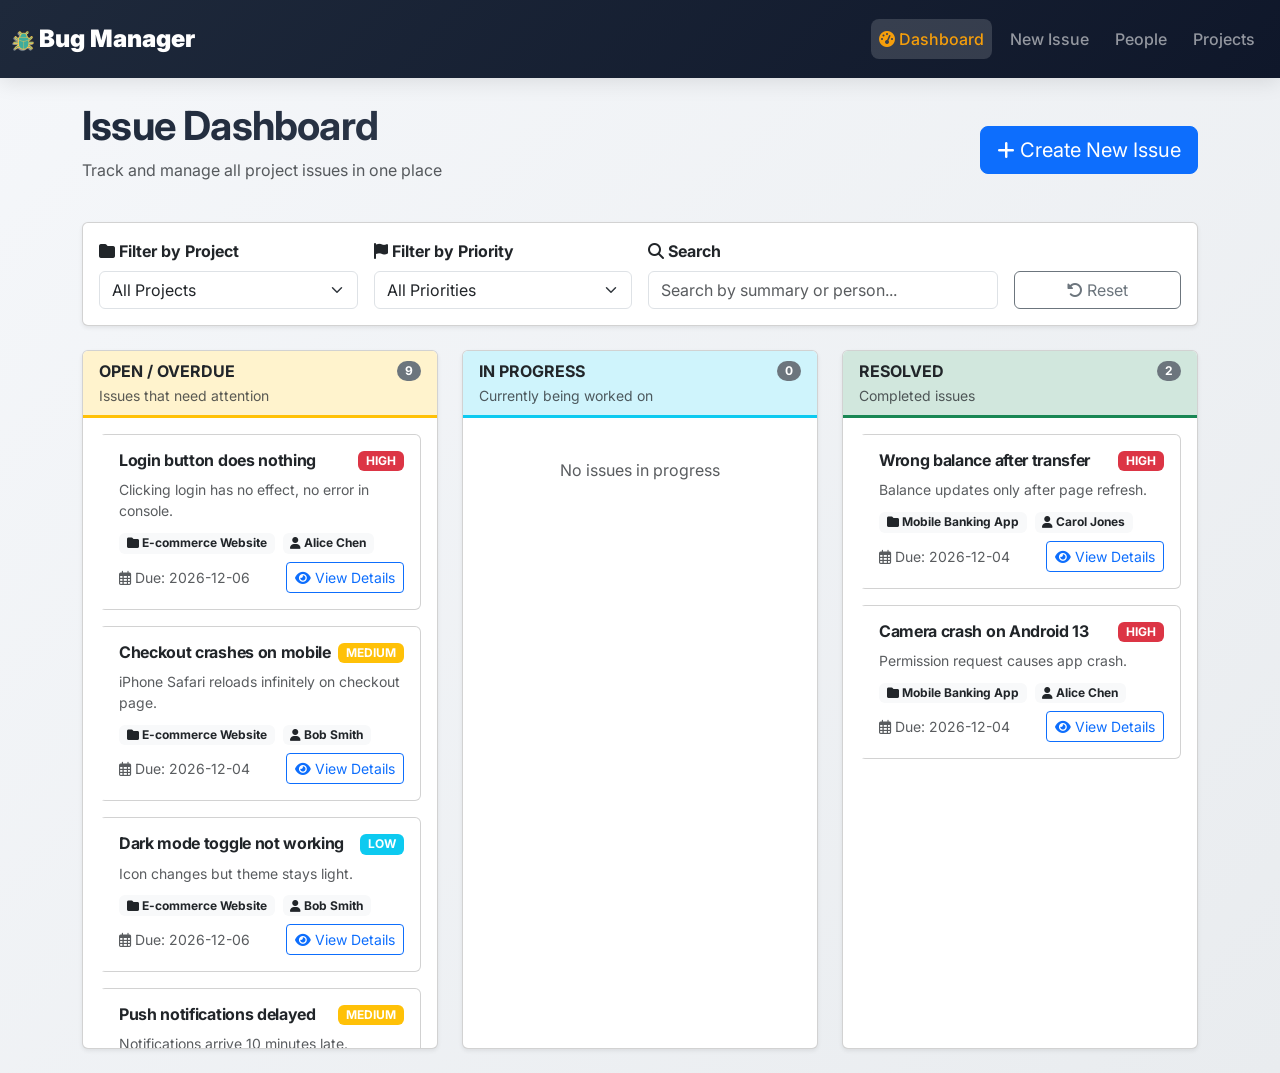
<file: index.html>
<!DOCTYPE html>
<html lang="en">
<head>
    <meta charset="UTF-8">
    <meta name="viewport" content="width=device-width, initial-scale=1.0">
    <title>Bug Manager|Dashboard</title>
    <link href="https://cdn.jsdelivr.net/npm/bootstrap@5.2.3/dist/css/bootstrap.min.css" rel="stylesheet">
    <link rel="stylesheet" href="https://cdnjs.cloudflare.com/ajax/libs/font-awesome/6.4.0/css/all.min.css">
    <link href="https://fonts.googleapis.com/css2?family=Inter:wght@400;500;600;700&display=swap" rel="stylesheet">
    <link rel="stylesheet" href="style.css">
    <link rel="icon" href="assets/IFFavicon1.png">
    <script src="projects.js"></script>

</head>
<body>
    <nav class="navbar navbar-expand-lg navbar-dark bg-dark sticky-top">
        <div class="container-fluid">
            <a class="navbar-brand" href="index.html">
                <img src="assets/IFFavicon1.png" alt="logo" class="logo">
                <strong>Bug Manager</strong>
            </a>
            <button class="navbar-toggler" type="button" data-bs-toggle="collapse" data-bs-target="#navbarNav">
                <span class="navbar-toggler-icon"></span>
            </button>
            <div class="collapse navbar-collapse" id="navbarNav">
                <ul class="navbar-nav ms-auto">
                    <li class="nav-item">
                        <a class="nav-link active" href="index.html">
                            <i class="fas fa-tachometer-alt"></i> Dashboard
                        </a>
                    </li>
                    <li class="nav-item">
                        <a class="nav-link" href="issue-form.html">
                             New Issue
                        </a>
                    </li>
                    <li class="nav-item">
                        <a class="nav-link" href="people.html">
                             People
                        </a>
                    </li>
                    <li class="nav-item">
                        <a class="nav-link" href="projects.html">
                             Projects
                        </a>
                    </li>
                </ul>
            </div>
        </div>
    </nav>
    <main class="container my-4">
        <div class="d-flex justify-content-between align-items-center mb-4">
            <div>
                <h1 class="display-6">
                    </i> Issue Dashboard
                </h1>
                <p class="text-muted">Track and manage all project issues in one place</p>
            </div>
            <a href="issue-form.html" class="btn btn-primary btn-lg">
                <i class="fas fa-plus"></i> Create New Issue
            </a>
        </div>
        
        <div class="card shadow-sm mb-4">
            <div class="card-body">
                <div class="row g-3 align-items-end">
                    <div class="col-md-3">
                        <label class="form-label fw-bold">
                            <i class="fas fa-folder"></i> Filter by Project
                        </label>
                        <select id="filterProject" class="form-select">
                            <option value="all">All Projects</option>
                        </select>
                    </div>
                    
                    <div class="col-md-3">
                        <label class="form-label fw-bold">
                            <i class="fas fa-flag"></i> Filter by Priority
                        </label>
                        <select id="filterPriority" class="form-select">
                            <option value="all">All Priorities</option>
                            <option value="high">High</option>
                            <option value="medium">Medium</option>
                            <option value="low">Low</option>
                        </select>
                    </div>
                    
                    <div class="col-md-4">
                        <label class="form-label fw-bold">
                            <i class="fas fa-search"></i> Search
                        </label>
                        <input type="text" id="searchInput" class="form-control" 
                               placeholder="Search by summary or person...">
                    </div>
                    
                    <div class="col-md-2">
                        <button id="resetFilters" class="btn btn-outline-secondary w-100">
                            <i class="fas fa-undo-alt"></i> Reset
                        </button>
                    </div>
                </div>
            </div>
        </div>
        
        <div class="row g-4">
            
            <div class="col-md-4">
                <div class="card shadow-sm h-100">
                    <div class="card-header status-open">
                        <div class="d-flex justify-content-between align-items-center">
                            <div>
                                <strong>OPEN / OVERDUE</strong>
                            </div>
                            <span class="badge bg-secondary rounded-pill" id="openCount">0</span>
                        </div>
                        <small class="text-muted">Issues that need attention</small>
                    </div>
                    <div class="card-body" style="max-height: 70vh; overflow-y: auto;">
                        <div id="openIssuesList">
                            <div class="text-center text-muted py-4">
                                No open issues
                            </div>
                        </div>
                    </div>
                </div>
            </div>
            
            <div class="col-md-4">
                <div class="card shadow-sm h-100">
                    <div class="card-header status-progress">
                        <div class="d-flex justify-content-between align-items-center">
                            <div>
                                <strong>IN PROGRESS</strong>
                            </div>
                            <span class="badge bg-secondary rounded-pill" id="progressCount">0</span>
                        </div>
                        <small class="text-muted">Currently being worked on</small>
                    </div>
                    <div class="card-body" style="max-height: 70vh; overflow-y: auto;">
                        <div id="progressIssuesList">
                            <div class="text-center text-muted py-4">
                                No issues in progress
                            </div>
                        </div>
                    </div>
                </div>
            </div>
            
            <div class="col-md-4">
                <div class="card shadow-sm h-100">
                    <div class="card-header status-resolved">
                        <div class="d-flex justify-content-between align-items-center">
                            <div>
                                <strong>RESOLVED</strong>
                            </div>
                            <span class="badge bg-secondary rounded-pill" id="resolvedCount">0</span>
                        </div>
                        <small class="text-muted">Completed issues</small>
                    </div>
                    <div class="card-body" style="max-height: 70vh; overflow-y: auto;">
                        <div id="resolvedIssuesList">
                            <div class="text-center text-muted py-4">
                                No resolved issues
                            </div>
                        </div>
                    </div>
                </div>
            </div>
        </div>
    </main>

    <div class="toast-container position-fixed bottom-0 end-0 p-3" style="z-index: 11">
        <div id="liveToast" class="toast" role="alert">
            <div class="toast-header">
                <i class="fas fa-bell me-2"></i>
                <strong class="me-auto">Notification</strong>
                <button type="button" class="btn-close" data-bs-dismiss="toast"></button>
            </div>
            <div class="toast-body"></div>
        </div>
    </div>

    <template id="issueCardTemplate">
        <div class="card mb-3 issue-card" data-issue-id="">
            <div class="card-body p-3">
                <div class="d-flex justify-content-between align-items-start mb-2">
                    <h6 class="card-title mb-0 fw-bold issue-summary"></h6>
                    <span class="priority-badge"></span>
                </div>
                <p class="small text-muted mb-2 issue-description"></p>
                <div class="mb-2">
                    <span class="badge bg-light text-dark me-1">
                        <i class="fas fa-folder"></i> <span class="issue-project"></span>
                    </span>
                    <span class="badge bg-light text-dark">
                        <i class="fas fa-user"></i> <span class="issue-assignee"></span>
                    </span>
                </div>
                <div class="d-flex justify-content-between align-items-center">
                    <small class="text-muted">
                        <i class="far fa-calendar-alt"></i> Due: <span class="issue-due-date"></span>
                    </small>
                    <button class="btn btn-sm btn-outline-primary view-issue-btn">
                        <i class="fas fa-eye"></i> View Details
                    </button>
                </div>
            </div>
        </div>
    </template>

    <script src="https://cdn.jsdelivr.net/npm/bootstrap@5.2.3/dist/js/bootstrap.bundle.min.js"></script>
        <script src="storage.js"></script>
        <script src="script.js"></script>

        
</body>
    
</html>
</file>
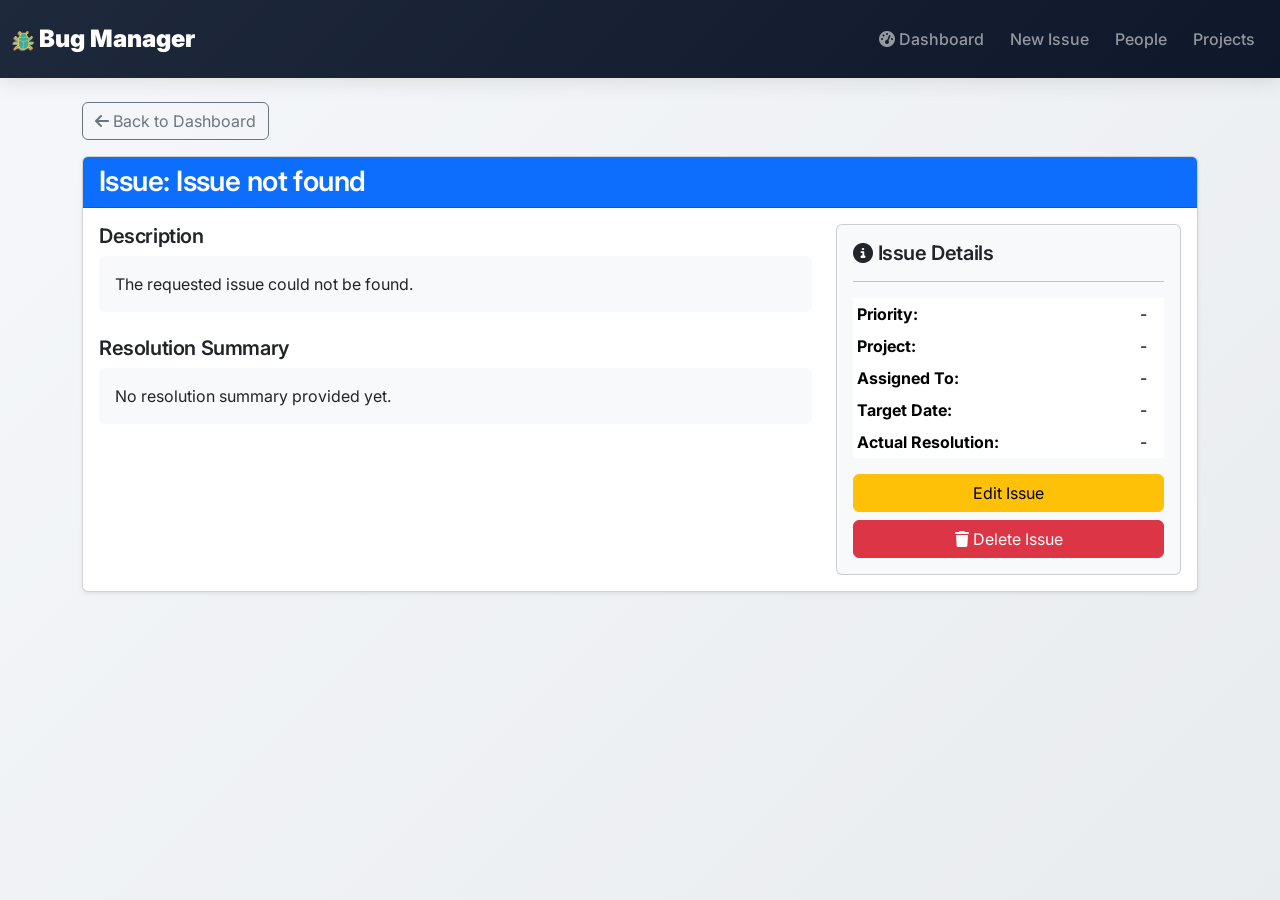
<file: issue-detail.html>
<!DOCTYPE html>
<html lang="en">
<head>
    <meta charset="UTF-8">
    <meta name="viewport" content="width=device-width, initial-scale=1.0">
    <title>Bug Manager|Issue Details</title>
    <link href="https://cdn.jsdelivr.net/npm/bootstrap@5.2.3/dist/css/bootstrap.min.css" rel="stylesheet">
    <link rel="stylesheet" href="https://cdnjs.cloudflare.com/ajax/libs/font-awesome/6.4.0/css/all.min.css">
    <link href="https://fonts.googleapis.com/css2?family=Inter:wght@400;500;600;700&display=swap" rel="stylesheet">
    <link rel="stylesheet" href="style.css">
    <link rel="icon" href="assets/IFFavicon1.png">
</head>
<body>
    <nav class="navbar navbar-expand-lg navbar-dark bg-dark sticky-top">
        <div class="container-fluid">
            
            <a class="navbar-brand" href="index.html">
                <img src="assets/IFFavicon1.png" alt="logo" class="logo">
                <strong>Bug Manager</strong></a>
            <button class="navbar-toggler" type="button" data-bs-toggle="collapse" data-bs-target="#navbarNav">
                <span class="navbar-toggler-icon"></span>
            </button>
            <div class="collapse navbar-collapse" id="navbarNav">
                <ul class="navbar-nav ms-auto">
                    <li class="nav-item"><a class="nav-link" href="index.html"><i class="fas fa-tachometer-alt"></i> Dashboard</a></li>
                    <li class="nav-item"><a class="nav-link" href="issue-form.html"> New Issue</a></li>
                    <li class="nav-item"><a class="nav-link" href="people.html"> People</a></li>
                    <li class="nav-item"><a class="nav-link" href="projects.html"> Projects</a></li>
                </ul>
            </div>
        </div>
    </nav>

    <main class="container my-4">
        <div class="mb-3">
            <a href="index.html" class="btn btn-outline-secondary">
                <i class="fas fa-arrow-left"></i> Back to Dashboard
            </a>
        </div>
        
        <div class="card shadow-sm">
            <div class="card-header bg-primary text-white">
                <div class="d-flex justify-content-between align-items-center">
                    <h3 class="mb-0">
                        Issue: <span id="issueSummary">Loading...</span>
                    </h3>
                    <span id="issueStatusBadge" class="badge bg-light text-dark px-3 py-2"></span>
                </div>
            </div>
            
            <div class="card-body">
                <div class="row">
                    <div class="col-md-8">
                        <div class="mb-4">
                            <h5> Description</h5>
                            <div class="bg-light p-3 rounded" id="issueDescription">Loading...</div>
                        </div>
                        <div class="mb-4">
                            <h5> Resolution Summary</h5>
                            <div class="bg-light p-3 rounded" id="issueResolution">No resolution summary provided yet.</div>
                        </div>
                    </div>
                    <div class="col-md-4">
                        <div class="card bg-light">
                            <div class="card-body">
                                <h5 class="card-title"><i class="fas fa-info-circle"></i> Issue Details</h5>
                                <hr>
                                <table class="table table-sm table-borderless">
                                    <tr><td class="fw-bold">Priority:</td><td id="issuePriority">-</td></tr>
                                    <tr><td class="fw-bold">Project:</td><td id="issueProject">-</td></tr>
                                    <tr><td class="fw-bold">Assigned To:</td><td id="issueAssignee">-</td></tr>
                                    <tr><td class="fw-bold">Target Date:</td><td id="issueTargetDate">-</td></tr>
                                    <tr><td class="fw-bold">Actual Resolution:</td><td id="issueActualDate">-</td></tr>
                                </table>
                                <div class="d-grid gap-2">
                                    <button id="editIssueBtn" class="btn btn-warning"> Edit Issue</button>
                                    <button id="deleteIssueBtn" class="btn btn-danger"><i class="fas fa-trash"></i> Delete Issue</button>
                                </div>
                            </div>
                        </div>
                    </div>
                </div>
            </div>
        </div>
    </main>

    <div class="toast-container position-fixed bottom-0 end-0 p-3" style="z-index: 11">
        <div id="liveToast" class="toast" role="alert">
            <div class="toast-header"><i class="fas fa-bell me-2"></i><strong class="me-auto">Notification</strong><button type="button" class="btn-close" data-bs-dismiss="toast"></button></div>
            <div class="toast-body"></div>
        </div>
    </div>

    <script src="https://cdn.jsdelivr.net/npm/bootstrap@5.2.3/dist/js/bootstrap.bundle.min.js"></script>
     <script src="script.js"></script>
    <script src="storage.js"></script>
</body>
    
</html>
</file>
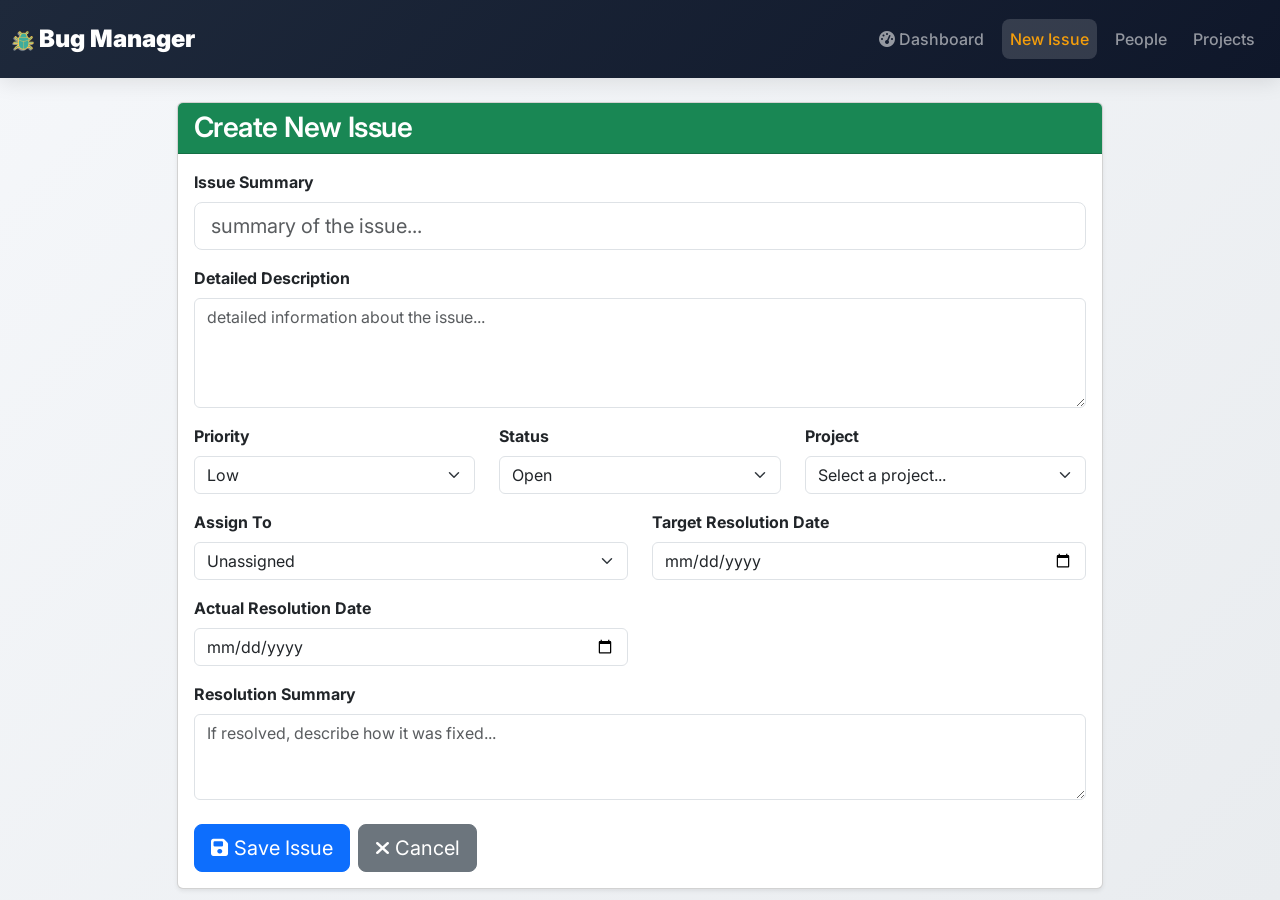
<file: issue-form.html>
<!DOCTYPE html>
<html lang="en">
<head>
    <meta charset="UTF-8">
    <meta name="viewport" content="width=device-width, initial-scale=1.0">
    <title>Bug Manager|Create/Edit Issue</title>
    <link href="https://cdn.jsdelivr.net/npm/bootstrap@5.2.3/dist/css/bootstrap.min.css" rel="stylesheet">
    <link rel="stylesheet" href="https://cdnjs.cloudflare.com/ajax/libs/font-awesome/6.4.0/css/all.min.css">
    <link href="https://fonts.googleapis.com/css2?family=Inter:wght@400;500;600;700&display=swap" rel="stylesheet">
    <link rel="stylesheet" href="style.css">
    <link rel="icon" href="assets/IFFavicon1.png">
</head>
<body>
    <nav class="navbar navbar-expand-lg navbar-dark bg-dark sticky-top">
        <div class="container-fluid">
            <a class="navbar-brand" href="index.html">
                <img src="assets/IFFavicon1.png" alt="logo" class="logo">
                <strong>Bug Manager</strong>
            </a>
            <button class="navbar-toggler" type="button" data-bs-toggle="collapse" data-bs-target="#navbarNav">
                <span class="navbar-toggler-icon"></span>
            </button>
            <div class="collapse navbar-collapse" id="navbarNav">
                <ul class="navbar-nav ms-auto">
                    <li class="nav-item"><a class="nav-link" href="index.html"><i class="fas fa-tachometer-alt"></i> Dashboard</a></li>
                    <li class="nav-item"><a class="nav-link active" href="issue-form.html"> New Issue</a></li>
                    <li class="nav-item"><a class="nav-link" href="people.html">People</a></li>
                    <li class="nav-item"><a class="nav-link" href="projects.html"> Projects</a></li>
                </ul>
            </div>
        </div>
    </nav>

    <main class="container my-4">
        <div class="row justify-content-center">
            <div class="col-lg-10">
                <div class="card shadow-sm">
                    <div class="card-header bg-success text-white">
                        <h3 class="mb-0" id="formTitle">
                             Create New Issue
                        </h3>
                    </div>
                    <div class="card-body">
                        <form id="issueForm">
                            <input type="hidden" id="issueId">
                            
                            <div class="mb-3">
                                <label class="form-label fw-bold">Issue Summary</label>
                                <input type="text" id="summary" class="form-control form-control-lg" 
                                       placeholder="summary of the issue..." required>
                            </div>
                            
                            <div class="mb-3">
                                <label class="form-label fw-bold">Detailed Description</label>
                                <textarea id="description" rows="4" class="form-control" 
                                          placeholder="detailed information about the issue..."></textarea>
                            </div>
                            
                            <div class="row">
                                <div class="col-md-4 mb-3">
                                    <label class="form-label fw-bold">Priority</label>
                                    <select id="priority" class="form-select">
                                        <option value="low">Low</option>
                                        <option value="medium">Medium</option>
                                        <option value="high">High</option>
                                    </select>
                                </div>
                                
                                <div class="col-md-4 mb-3">
                                    <label class="form-label fw-bold">Status</label>
                                    <select id="status" class="form-select">
                                        <option value="open">Open</option>
                                        <option value="in-progress">In Progress</option>
                                        <option value="resolved">Resolved</option>
                                    </select>
                                </div>
                                
                                <div class="col-md-4 mb-3">
                                    <label class="form-label fw-bold">Project</label>
                                    <select id="projectId" class="form-select" required>
                                        <option value="">Select a project...</option>
                                    </select>
                                </div>
                            </div>
                            
                            <div class="row">
                                <div class="col-md-6 mb-3">
                                    <label class="form-label fw-bold">Assign To</label>
                                    <select id="assignedTo" class="form-select">
                                        <option value="">Unassigned</option>
                                    </select>
                                </div>
                                
                                <div class="col-md-6 mb-3">
                                    <label class="form-label fw-bold">Target Resolution Date</label>
                                    <input type="date" id="targetDate" class="form-control">
                                </div>
                            </div>
                            
                            <div class="row">
                                <div class="col-md-6 mb-3">
                                    <label class="form-label fw-bold">Actual Resolution Date</label>
                                    <input type="date" id="actualDate" class="form-control">
                                </div>
                            </div>
                            
                            <div class="mb-4">
                                <label class="form-label fw-bold">Resolution Summary</label>
                                <textarea id="resolutionSummary" rows="3" class="form-control" 
                                          placeholder="If resolved, describe how it was fixed..."></textarea>
                            </div>
                            
                            <div class="d-flex gap-2">
                                <button type="submit" class="btn btn-primary btn-lg">
                                    <i class="fas fa-save"></i> Save Issue
                                </button>
                                <a href="index.html" class="btn btn-secondary btn-lg">
                                    <i class="fas fa-times"></i> Cancel
                                </a>
                            </div>
                        </form>
                    </div>
                </div>
            </div>
        </div>
    </main>

    <div class="toast-container position-fixed bottom-0 end-0 p-3" style="z-index: 11">
        <div id="liveToast" class="toast" role="alert">
            <div class="toast-header">
                <i class="fas fa-bell me-2"></i>
                <strong class="me-auto">Notification</strong>
                <button type="button" class="btn-close" data-bs-dismiss="toast"></button>
            </div>
            <div class="toast-body"></div>
        </div>
    </div>

    <script src="https://cdn.jsdelivr.net/npm/bootstrap@5.2.3/dist/js/bootstrap.bundle.min.js"></script>
     <script src="storage.js"></script>
     <script src="script.js"></script>

</body>
</html>
</file>
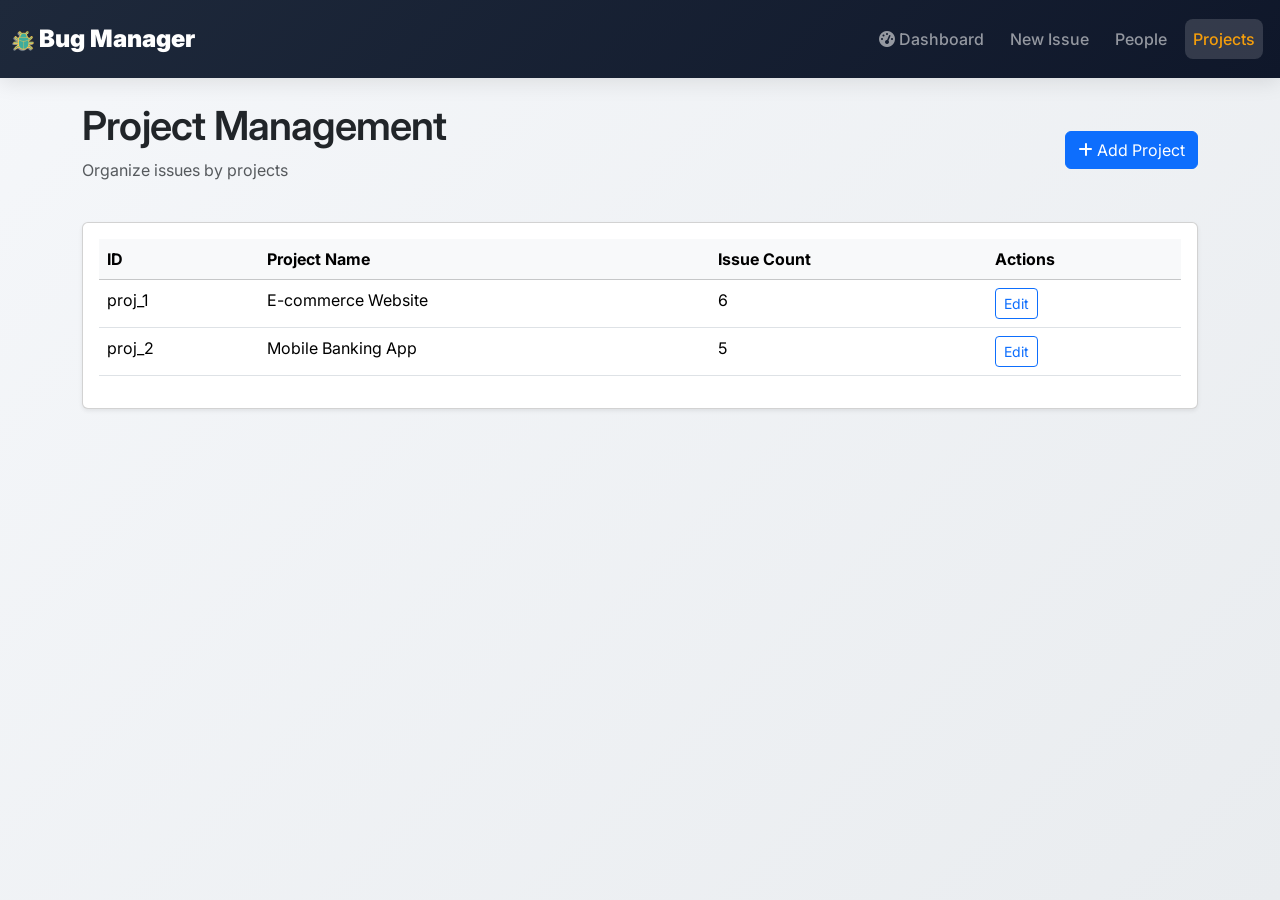
<file: projects.html>
<!DOCTYPE html>
<html lang="en">
<head>
    <meta charset="UTF-8">
    <meta name="viewport" content="width=device-width, initial-scale=1.0">
    <title>Bug Manager|Projects</title>
    <link href="https://cdn.jsdelivr.net/npm/bootstrap@5.2.3/dist/css/bootstrap.min.css" rel="stylesheet">
    <link rel="stylesheet" href="https://cdnjs.cloudflare.com/ajax/libs/font-awesome/6.4.0/css/all.min.css">
    <link href="https://fonts.googleapis.com/css2?family=Inter:wght@400;500;600;700&display=swap" rel="stylesheet">
    <link rel="stylesheet" href="style.css">
    <link rel="icon" href="assets/IFFavicon1.png">
    <script src="projects.js"></script>
</head>
<body>
    <nav class="navbar navbar-expand-lg navbar-dark bg-dark sticky-top">
        <div class="container-fluid">
            <a class="navbar-brand" href="index.html">
                <img src="assets/IFFavicon1.png" alt="logo" class="logo">
                <strong>Bug Manager</strong></a>
            <button class="navbar-toggler" type="button" data-bs-toggle="collapse" data-bs-target="#navbarNav">
                <span class="navbar-toggler-icon"></span>
            </button>
            <div class="collapse navbar-collapse" id="navbarNav">
                <ul class="navbar-nav ms-auto">
                    <li class="nav-item"><a class="nav-link" href="index.html"><i class="fas fa-tachometer-alt"></i> Dashboard</a></li>
                    <li class="nav-item"><a class="nav-link" href="issue-form.html"> New Issue</a></li>
                    <li class="nav-item"><a class="nav-link" href="people.html"> People</a></li>
                    <li class="nav-item"><a class="nav-link active" href="projects.html"> Projects</a></li>
                </ul>
            </div>
        </div>
    </nav>

    <main class="container my-4">
        <div class="d-flex justify-content-between align-items-center mb-4">
            <div>
                <h1> Project Management</h1>
                <p class="text-muted">Organize issues by projects</p>
            </div>
            <button class="btn btn-primary" data-bs-toggle="modal" data-bs-target="#projectModal" onclick="openProjectModal()">
                <i class="fas fa-plus"></i> Add Project
            </button>
        </div>
        
        <div class="card shadow-sm">
            <div class="card-body">
                <div class="table-responsive">
                    <table class="table table-hover">
                        <thead class="table-light">
                            <tr><th>ID</th><th>Project Name</th><th>Issue Count</th><th>Actions</th></tr>
                        </thead>
                        <tbody id="projectsTableBody">
                            <tr><td colspan="4" class="text-center py-4"><div class="spinner-border text-primary"></div></td></tr>
                        </tbody>
                    </table>
                </div>
            </div>
        </div>
    </main>

    <div class="modal fade" id="projectModal" tabindex="-1">
        <div class="modal-dialog">
            <div class="modal-content">
                <div class="modal-header bg-primary text-white">
                    <h5 class="modal-title">Add Project</h5>
                    <button type="button" class="btn-close btn-close-white" data-bs-dismiss="modal"></button>
                </div>
                <div class="modal-body">
                    <form id="projectForm">
                        <input type="hidden" id="projectId">
                        <div class="mb-3"><label class="form-label">Project ID</label><input type="text" id="projectIdInput" class="form-control" required></div>
                        <div class="mb-3"><label class="form-label">Project Name</label><input type="text" id="projectName" class="form-control" required></div>
                    </form>
                </div>
                <div class="modal-footer">
                    <button type="button" class="btn btn-secondary" data-bs-dismiss="modal">Cancel</button>
                    <button type="button" class="btn btn-primary" onclick="saveProject()">Save Project</button>
                </div>
            </div>
        </div>
    </div>

    <div class="toast-container position-fixed bottom-0 end-0 p-3" style="z-index: 11">
        <div id="liveToast" class="toast" role="alert">
            <div class="toast-header"><i class="fas fa-bell me-2"></i><strong class="me-auto">Notification</strong><button type="button" class="btn-close" data-bs-dismiss="toast"></button></div>
            <div class="toast-body"></div>
        </div>
    </div>

    <script src="https://cdn.jsdelivr.net/npm/bootstrap@5.2.3/dist/js/bootstrap.bundle.min.js"></script>
    <script src="storage.js"></script>
</body>
</html>
</file>
<file: style.css>
* {
    margin: 0;
    padding: 0;
    box-sizing: border-box;
}

body {
    font-family: 'Inter', -apple-system, BlinkMacSystemFont, 'Segoe UI', Roboto, sans-serif;
    background: linear-gradient(135deg, #f5f7fa 0%, #e9ecef 100%);
    min-height: 100vh;
}

h1, h2, h3, h4, h5, h6 {
    font-weight: 600;
    letter-spacing: -0.02em;
}

.display-6 {
    font-weight: 700;
    background: linear-gradient(135deg, #1e293b, #2d3748);
    -webkit-background-clip: text;
    background-clip: text;
    color: transparent;
}

::-webkit-scrollbar {
    width: 8px;
    height: 8px;
}

::-webkit-scrollbar-track {
    background: #f1f1f1;
    border-radius: 10px;
}

::-webkit-scrollbar-thumb {
    background: linear-gradient(135deg, #667eea, #764ba2);
    border-radius: 10px;
}

.navbar {
    box-shadow: 0 4px 20px rgba(0, 0, 0, 0.1);
    background: linear-gradient(135deg, #1e293b 0%, #0f172a 100%) !important;
    padding: 1rem 0;
}

.navbar-brand {
    font-size: 1.5rem;
    font-weight: 700;
}

.navbar-brand i {
    color: #f59e0b;
}

.nav-link {
    font-weight: 500;
    transition: all 0.3s ease;
    margin: 0 5px;
    border-radius: 8px;
}

.nav-link:hover {
    background-color: rgba(255, 255, 255, 0.1);
    transform: translateY(-2px);
}

.nav-link.active {
    background-color: rgba(255, 255, 255, 0.15);
    color: #f59e0b !important;
}


.priority-high {
    background: linear-gradient(135deg, #dc3545, #c82333);
    color: white;
    padding: 4px 12px;
    border-radius: 20px;
    font-size: 0.7rem;
    font-weight: 600;
    text-transform: uppercase;
    letter-spacing: 0.5px;
    box-shadow: 0 2px 4px rgba(220, 53, 69, 0.3);
}

.priority-medium {
    background: linear-gradient(135deg, #ffc107, #e0a800);
    color: black;
    padding: 4px 12px;
    border-radius: 20px;
    font-size: 0.7rem;
    font-weight: 600;
    text-transform: uppercase;
    letter-spacing: 0.5px;
}

.priority-low {
    background: linear-gradient(135deg, #198754, #157347);
    color: white;
    padding: 4px 12px;
    border-radius: 20px;
    font-size: 0.7rem;
    font-weight: 600;
    text-transform: uppercase;
    letter-spacing: 0.5px;
    box-shadow: 0 2px 4px rgba(25, 135, 84, 0.3);
}


.issue-card {
    cursor: pointer;
    transition: all 0.2s ease;
    border-left: 4px solid transparent;
}

.issue-card:hover {
    transform: translateY(-3px);
    box-shadow: 0 8px 16px rgba(0,0,0,0.1);
}

.status-open {
    background-color: #fff3cd;
    border-bottom: 3px solid #ffc107;
}

.status-progress {
    background-color: #cff4fc;
    border-bottom: 3px solid #0dcaf0;
}

.status-resolved {
    background-color: #d1e7dd;
    border-bottom: 3px solid #198754;
}

.form-label {
    font-weight: 500;
    margin-bottom: 0.5rem;
}

.required-field::after {
    content: " *";
    color: #dc3545;
}

@media (max-width: 768px) {
    .container {
        padding: 0 10px;
    }
    
    .row.g-4 > div {
        margin-bottom: 20px;
    }
    
    .display-6 {
        font-size: 1.5rem;
    }
    
    .btn-lg {
        font-size: 0.9rem;
        padding: 8px 16px;
    }
}

.avatar {
    width: 40px;
    height: 40px;
    border-radius: 50%;
    object-fit: cover;
}

.avatar-lg {
    width: 80px;
    height: 80px;
}

.spinner-border {
    width: 3rem;
    height: 3rem;
}
.logo{
    width: 22px;
    height: 22px;
}
</file>
